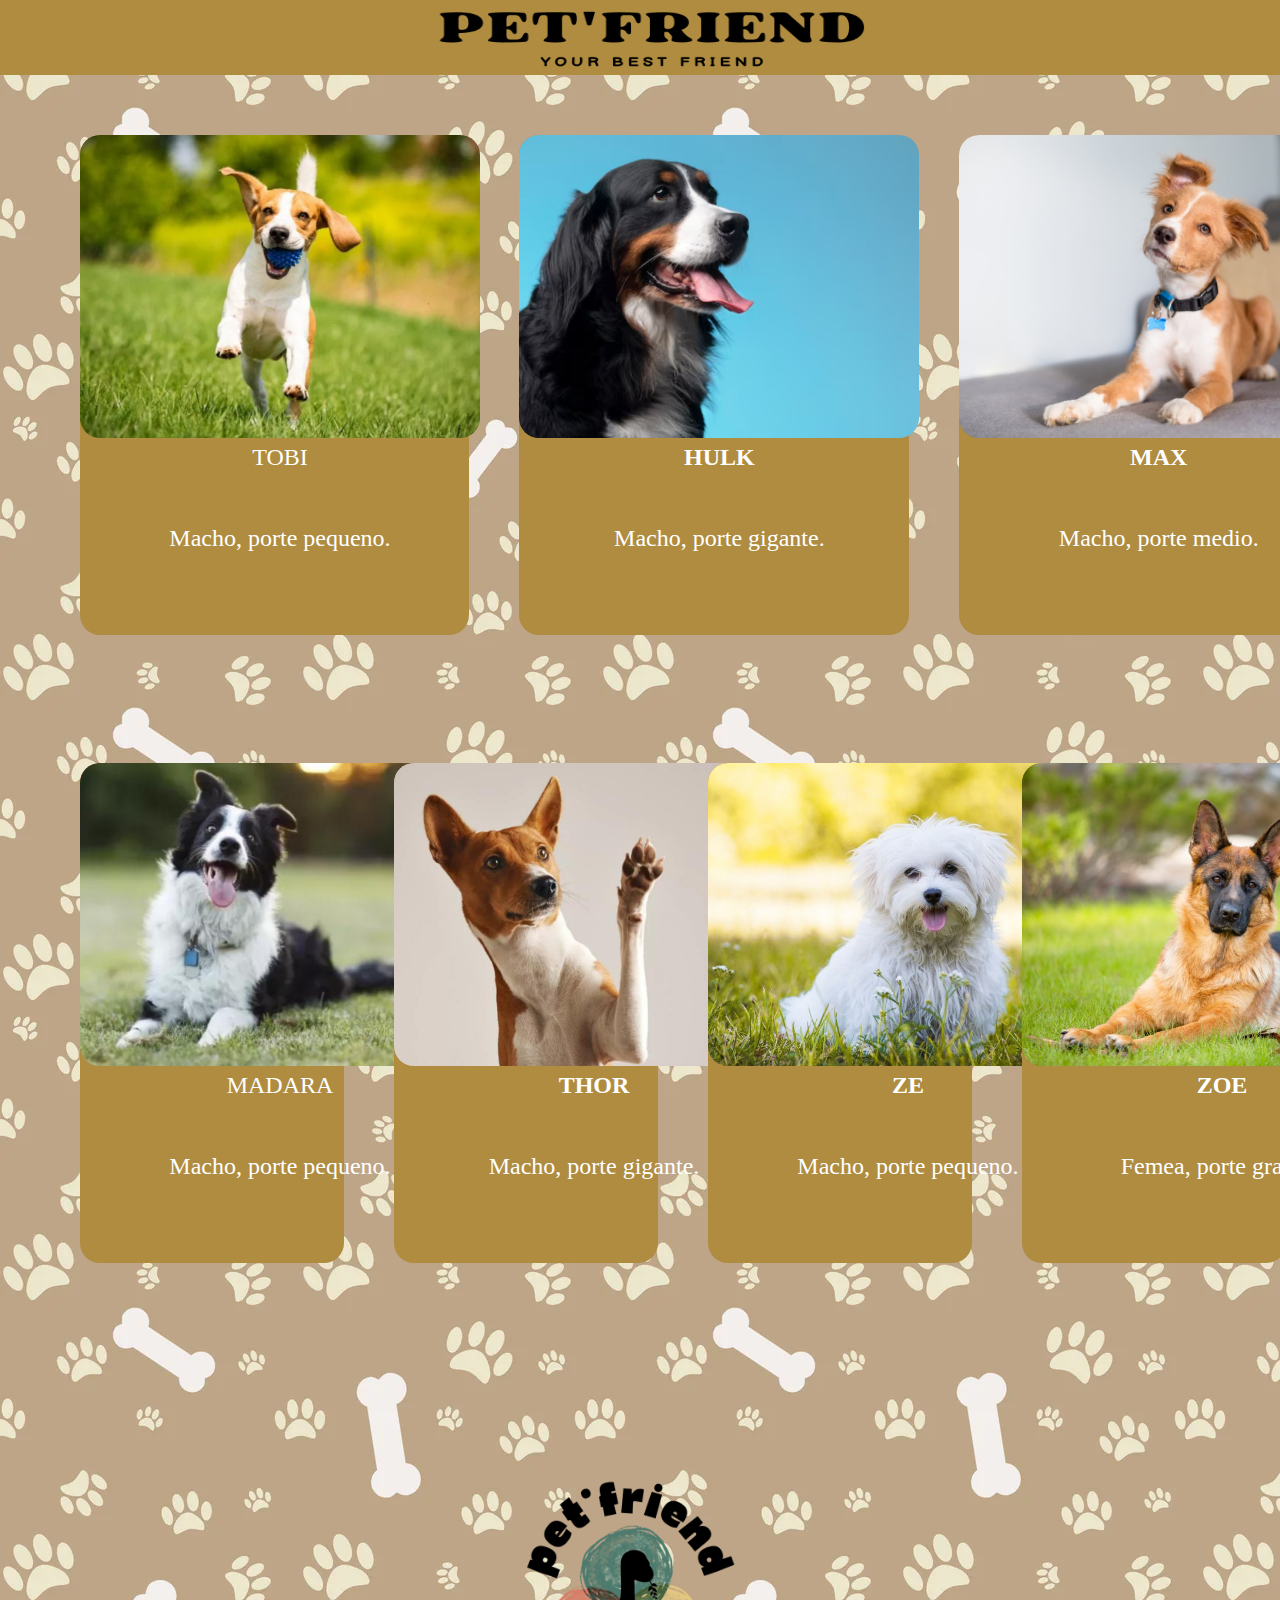
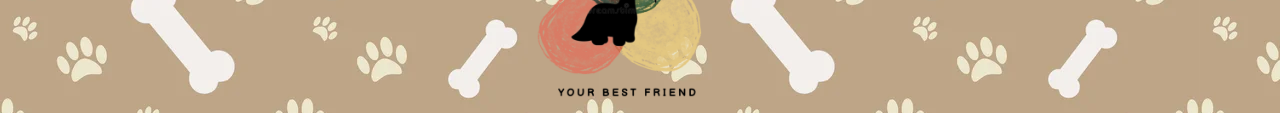
<file: cachorro/cachorro .html>
<!DOCTYPE html>
<html lang="pt">

<head>
    <meta charset="UTF-8">
    <meta http-equiv="X-UA-Compatible" content="IE=edge">
    <meta name="viewport" content="width=device-width, initial-scale=1.0">
    <link rel="stylesheet" href="cachorro .css" />
    <title>Document</title>
</head>

<body>

    <div class="container">


        <A href="/Users/bryan/Desktop/TCC/src/index.html">
            <img width="450px" height="70px" src="logo inicio (2).png" alt="" /></A>



    </div>

    <div class="">
        <h1 class="textMain"> </h1>
    </div>
    <section id="foto">
        <div class="flexContainer">
            <div class="cardContainer2">
                <a
                    href="https://api.whatsapp.com/send?phone=5548991280585&text=Oi,%20tenho%20interesse%20em%20adotar%20o%20TOBI.%20O%20que%20preciso%20para%20poder%20fazer%20a%20ado%C3%A7%C3%A3o?">
                    <img width="400px" src="13.png" alt=""
                        href="https://api.whatsapp.com/send?phone=5548996415457&text=Ol%C3%A1,%20gostaria%20de%20saber%20sobre%20os%20servi%C3%A7os%20de%20pet." />

                    TOBI
                    <br></br>
                    <BR>
                    <p>Macho, porte pequeno.

                    </p>
                </a>
            </div>
            <div class="cardContainer2">
                <a
                    href="https://api.whatsapp.com/send?phone=5548991280585&text=Oi,%20tenho%20interesse%20em%20adotar%20o%20HULK.%20O%20que%20preciso%20para%20poder%20fazer%20a%20ado%C3%A7%C3%A3o?">
                    <img width="400px" src="10.png" alt="" />
                    <h4>HULK</h4>
                    <br></br>
                    <p>Macho, porte gigante.</p>
                </a>
            </div>

            <div class="cardContainer2">
                <a
                    href="https://api.whatsapp.com/send?phone=5548991280585&text=Oi,%20tenho%20interesse%20em%20adotar%20o%20MAX.%20O%20que%20preciso%20para%20poder%20fazer%20a%20ado%C3%A7%C3%A3o?">
                    <img width="400px" src="11.png" alt="" />

                    <h4>MAX</h4>
                    <br></br>
                    <p>Macho, porte medio.</p>
                </a>
            </div>

            <div class="cardContainer2">
                <a
                    href="https://api.whatsapp.com/send?phone=5548991280585&text=Oi,%20tenho%20interesse%20em%20adotar%20o%20PANDORA.%20O%20que%20preciso%20para%20poder%20fazer%20a%20ado%C3%A7%C3%A3o?">
                    <img width="400px" src="12.png" alt="" />
                    <h4>PANDORA</h4>
                    <br></br>
                    <p>Femea, porte pequeno.</p>
                </a>
            </div>
    </section>
    <div class="flexContainer">
        <div class="cardContainer2">
            <a
                href="https://api.whatsapp.com/send?phone=5548991280585&text=Oi,%20tenho%20interesse%20em%20adotar%20o%20TOBI.%20O%20que%20preciso%20para%20poder%20fazer%20a%20ado%C3%A7%C3%A3o?">
                <img width="400px" src="14.png" alt=""
                    href="https://api.whatsapp.com/send?phone=5548996415457&text=Ol%C3%A1,%20gostaria%20de%20saber%20sobre%20os%20servi%C3%A7os%20de%20pet." />

                MADARA
                <br></br>
                <BR>
                <p>Macho, porte pequeno.

                </p>
            </a>
        </div>
        <div class="cardContainer2">
            <a
                href="https://api.whatsapp.com/send?phone=5548991280585&text=Oi,%20tenho%20interesse%20em%20adotar%20o%20HULK.%20O%20que%20preciso%20para%20poder%20fazer%20a%20ado%C3%A7%C3%A3o?">
                <img width="400px" src="15.png" alt="" />
                <h4>THOR</h4>
                <br></br>
                <p>Macho, porte gigante.</p>
            </a>
        </div>

        <div class="cardContainer2">
            <a
                href="https://api.whatsapp.com/send?phone=5548991280585&text=Oi,%20tenho%20interesse%20em%20adotar%20o%20ZE.%20O%20que%20preciso%20para%20poder%20fazer%20a%20ado%C3%A7%C3%A3o?">
                <img width="400px" src="16.png" alt="" />

                <h4>ZE</h4>
                <br></br>
                <p>Macho, porte pequeno.</p>
            </a>
        </div>

        <div class="cardContainer2">
            <a
                href="https://api.whatsapp.com/send?phone=5548991280585&text=Oi,%20tenho%20interesse%20em%20adotar%20o%20ZOE.%20O%20que%20preciso%20para%20poder%20fazer%20a%20ado%C3%A7%C3%A3o?">
                <img width="400px" src="17.png" alt="" />
                <h4>ZOE</h4>
                <br></br>
                <p>Femea, porte grande.</p>
            </a>
        </div>

    </div>

    <br></br>
    <br></br>
    <br></br>
    <br></br>
    <br></br>
    <br></br>
    <div class="fim">
        <img width="30%" src="Design sem nome (3).png" alt="">
    </div>


</body>

</html>
</file>
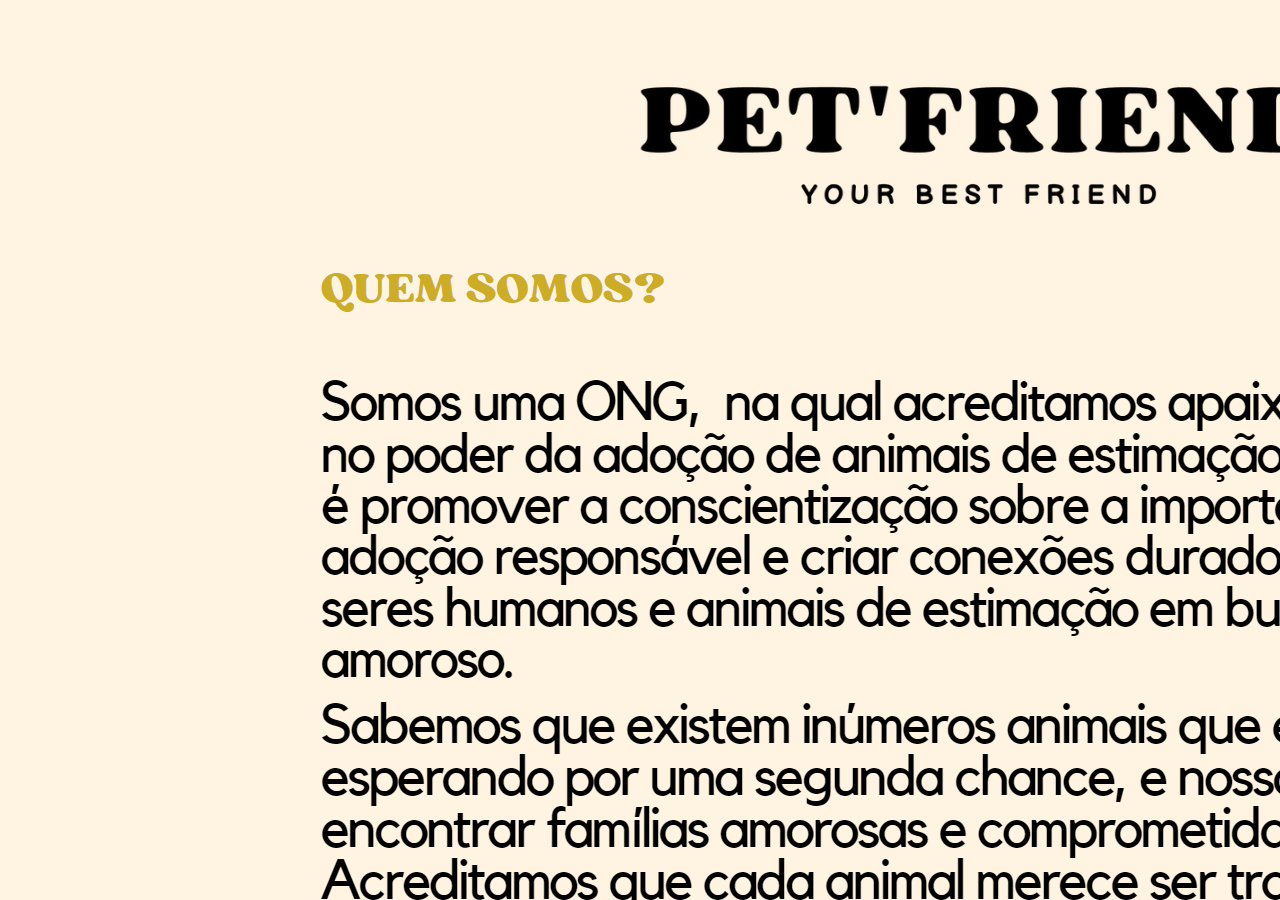
<file: sobre nos/nos .html>
<!DOCTYPE html>
<html lang="en">
<head>
    <meta charset="UTF-8">
    <meta http-equiv="X-UA-Compatible" content="IE=edge">
    <meta name="viewport" content="width=device-width, initial-scale=1.0">
    <link rel="stylesheet" href="nos .css" />
    <title>Document</title>
</head>
<body>
    
</body>
</html>
</file>
<file: cachorro/cachorro .css>
BODY{
  background-image:url(depositphotos_10046850-stock-illustration-background-with-dog-paw-print.jpg);
    width: 100%;
    height: 100%;
}
#foto{ display: flex;
flex-wrap: wrap;
padding-bottom: 10%;
}


.container {
  display: flex;
  flex-direction: column;
  align-items: center;
  justify-content: center;
  margin: left 40%; ;
    background-color: rgb(175, 140, 64);
    
  }
  * {
    padding: 0;
    margin: 0;
  }
  .text {
    position: absolute;
    margin-left: 1550px;
    margin-top: 11px;
    color: #020202;
    text-align: end;
  }
  .text2 {
    position: absolute;
    right: 0;
    margin-right: 105px;
    margin-top: 11px;
  }
  
  .flex {
    display: flex;
    flex-direction: column;
    align-items: center;
    justify-content: center;
    margin-right: 300px;
  }
  .textMain {
    text-align: center;
    margin-top: 60px;
    margin-bottom: 50px;
    font-weight: bold
   
  }
  .cardContainer {
    display: flex;
    flex-direction: column;
    align-items: center;
    background-color: rgb(175, 140, 64);
    width: 27.6%;
    height: 500px;
    border-radius: 20px;
    flex-wrap: wrap;
    color: #ffffff;
  }
  img {
    border-radius: 20px;
  }
  .flexContainer {
    margin-right: 20px;
    margin-left: 60px;
    display: flex;
    gap: 30px;
  }
  .adoteUmAmigo {
    background-image:url(./wp7919900.jpg);
    width: 100%;
    height: 100%;
  }
  .cardContainer2 {
    display: flex;
    flex-direction: column;
    align-items: center;
    background-color: rgb(175, 140, 64);
    width: 22%;
    height: 500px;
    border-radius: 20px;
    flex-wrap: wrap;
    color: #ffffff;
    margin-left: 20px;
    font-size: 20px;
    text-align: center;
  }
  .textApoie {
    text-align: justify;
    align-self: center;
    margin-left: 30px;
    margin-bottom: 100px;
    font-size: 28px;
  }
  .apoieTextDiv {
    background-color: aqua;
    height: 100px;
    display: flex;
    justify-content: center;
  }
  button {
    height: 40px;
    margin-top: 140px;
    margin-right: 70px;
    width: 120px;
    border-radius: 20px;
    color: #ffffff;
    background-color: rgb(175, 140, 64);
    border: none;
  }
  button:hover {
    cursor: pointer;
  
    background-color: blueviolet;
  }
  .containerFlexFinal {
    display: flex;
    margin-left: 80px;
    margin-top: 50px;
    justify-content: space-between;
    align-items: center;
  }
  .containerImg {
    display: flex;
  }
  a {
    text-decoration: none;
    color: #ffffff;
    font-size: larger;
  }
  a:hover {
    color: rgb(188, 199, 39);
  }
  
  .fim{
    margin-left: 40%;
  }
</file>
<file: sobre nos/nos .css>
body{
    background-image: url(1.png);
    width:100% ;
    height: 100%;
    background-repeat: no-repeat;

}
</file>
